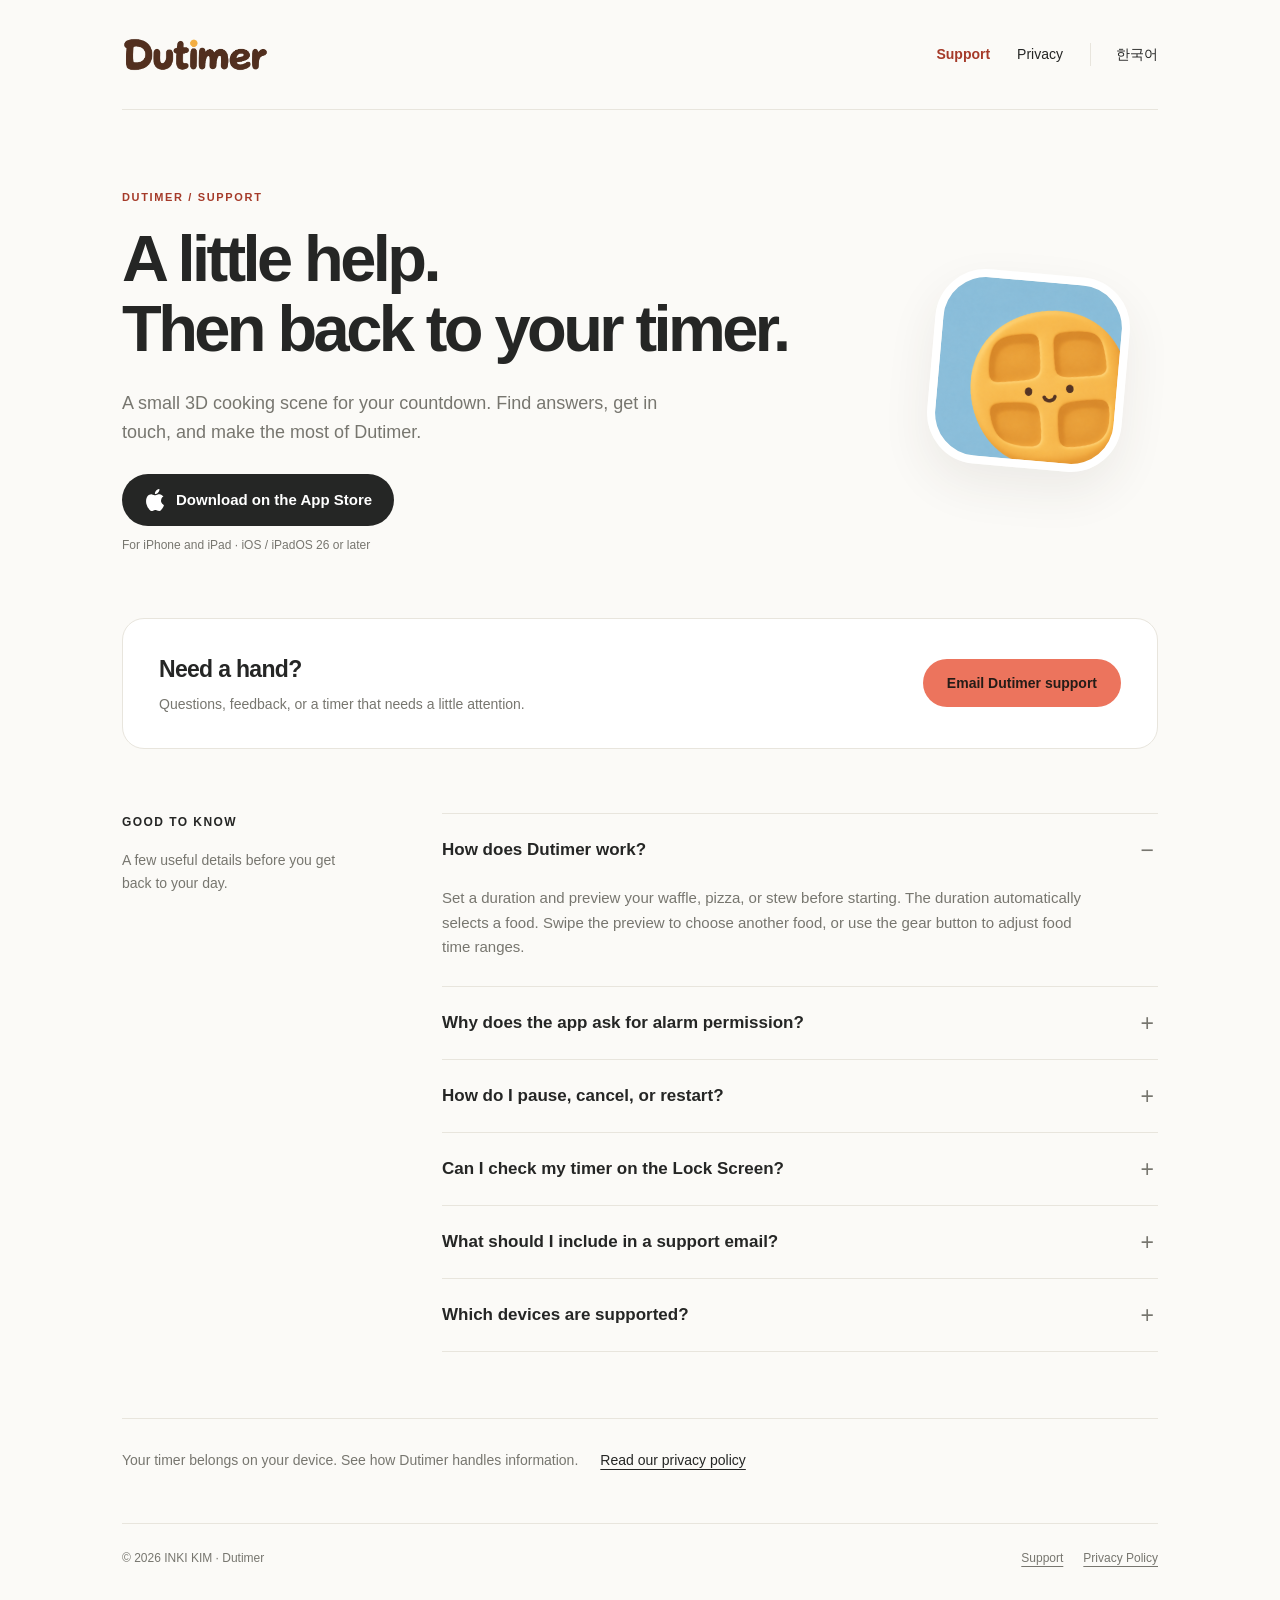
<file: index.html>
<!doctype html>
<html lang="en"><head><meta charset="utf-8"><meta name="viewport" content="width=device-width, initial-scale=1"><meta name="color-scheme" content="light"><title>Support · Dutimer</title><meta name="description" content="A small 3D cooking scene for your countdown. Find answers, get in touch, and make the most of Dutimer."><link rel="icon" type="image/png" href="icon.png"><link rel="stylesheet" href="styles.css?v=download-2"><link rel="alternate" hreflang="x-default" href="https://kiminki91041463.github.io/dutimer-site/"><link rel="alternate" hreflang="ko" href="ko.html"></head><body><a class="skip" href="#main">Skip to content</a><div class="shell"><header class="top"><a class="brand" href="index.html" aria-label="Dutimer Support"><img src="wordmark.png" width="504" height="121" alt="Dutimer"></a><nav class="nav" aria-label="Main navigation"><a href="index.html" aria-current="page">Support</a><a href="privacy.html">Privacy</a><a class="lang" lang="ko" href="ko.html">한국어</a></nav></header><main id="main"><section class="hero"><div><p class="eyebrow">Dutimer / Support</p><h1>A little help.<br>Then back to your timer.</h1><p class="lead">A small 3D cooking scene for your countdown. Find answers, get in touch, and make the most of Dutimer.</p><div class="app-download"><a class="app-store-link" href="https://apps.apple.com/us/app/dutimer/id6818948495" aria-label="Download Dutimer on the App Store"><!-- Apple icon: Bootstrap Icons, MIT; see THIRD_PARTY_NOTICES.txt. --><svg class="app-store-logo" width="22" height="22" viewBox="0 0 16 16" fill="#fff" aria-hidden="true" focusable="false"><path d="M11.182.008C11.148-.03 9.923.023 8.857 1.18c-1.066 1.156-.902 2.482-.878 2.516s1.52.087 2.475-1.258.762-2.391.728-2.43m3.314 11.733c-.048-.096-2.325-1.234-2.113-3.422s1.675-2.789 1.698-2.854-.597-.79-1.254-1.157a3.7 3.7 0 0 0-1.563-.434c-.108-.003-.483-.095-1.254.116-.508.139-1.653.589-1.968.607-.316.018-1.256-.522-2.267-.665-.647-.125-1.333.131-1.824.328-.49.196-1.422.754-2.074 2.237-.652 1.482-.311 3.83-.067 4.56s.625 1.924 1.273 2.796c.576.984 1.34 1.667 1.659 1.899s1.219.386 1.843.067c.502-.308 1.408-.485 1.766-.472.357.013 1.061.154 1.782.539.571.197 1.111.115 1.652-.105.541-.221 1.324-1.059 2.238-2.758q.52-1.185.473-1.282"/></svg><span>Download on the App Store</span></a><p class="app-download-note">For iPhone and iPad · iOS / iPadOS 26 or later</p></div></div><div class="icon-wrap"><img src="icon.png" width="1024" height="1024" alt="Dutimer waffle app icon"></div></section><section class="contact-card" aria-label="Need a hand?"><div><h2>Need a hand?</h2><p>Questions, feedback, or a timer that needs a little attention.</p></div><a class="email" href="mailto:dutimer.app@outlook.com?subject=Dutimer%20Support">Email Dutimer support</a></section><section class="support-grid"><div><h2 class="section-label">Good to know</h2><p class="side-note">A few useful details before you get back to your day.</p></div><div class="questions"><details open><summary>How does Dutimer work?</summary><p>Set a duration and preview your waffle, pizza, or stew before starting. The duration automatically selects a food. Swipe the preview to choose another food, or use the gear button to adjust food time ranges.</p></details><details><summary>Why does the app ask for alarm permission?</summary><p>Dutimer uses Apple’s system alarm to let you know when your timer ends. Alarm permission is required to start a timer. If you denied permission, enable alarms for Dutimer in your device’s Settings, then return to the app.</p></details><details><summary>How do I pause, cancel, or restart?</summary><p>While the timer is running, tap Pause. The paused controls let you resume, cancel, or restart. Restart begins the same food and original duration again. At completion, use Done to finish the session.</p></details><details><summary>Can I check my timer on the Lock Screen?</summary><p>The Live Activity shows the remaining time and provides Pause, Resume, and Cancel controls. The interactive 3D food scene stays inside the app.</p></details><details><summary>What should I include in a support email?</summary><p>Tell us your Dutimer version, device model, iOS or iPadOS version, and what happened. A screenshot is optional. Please leave out personal or sensitive information that is unrelated to the issue.</p></details><details><summary>Which devices are supported?</summary><p>Dutimer requires iOS or iPadOS 26 or later. No account or login is required.</p></details></div></section><aside class="privacy-note"><p>Your timer belongs on your device. See how Dutimer handles information.</p><a href="privacy.html">Read our privacy policy</a></aside></main><footer class="footer"><span>© 2026 INKI KIM · Dutimer</span><div class="footer-links"><a href="index.html">Support</a><a href="privacy.html">Privacy Policy</a></div></footer></div></body></html>
</file>
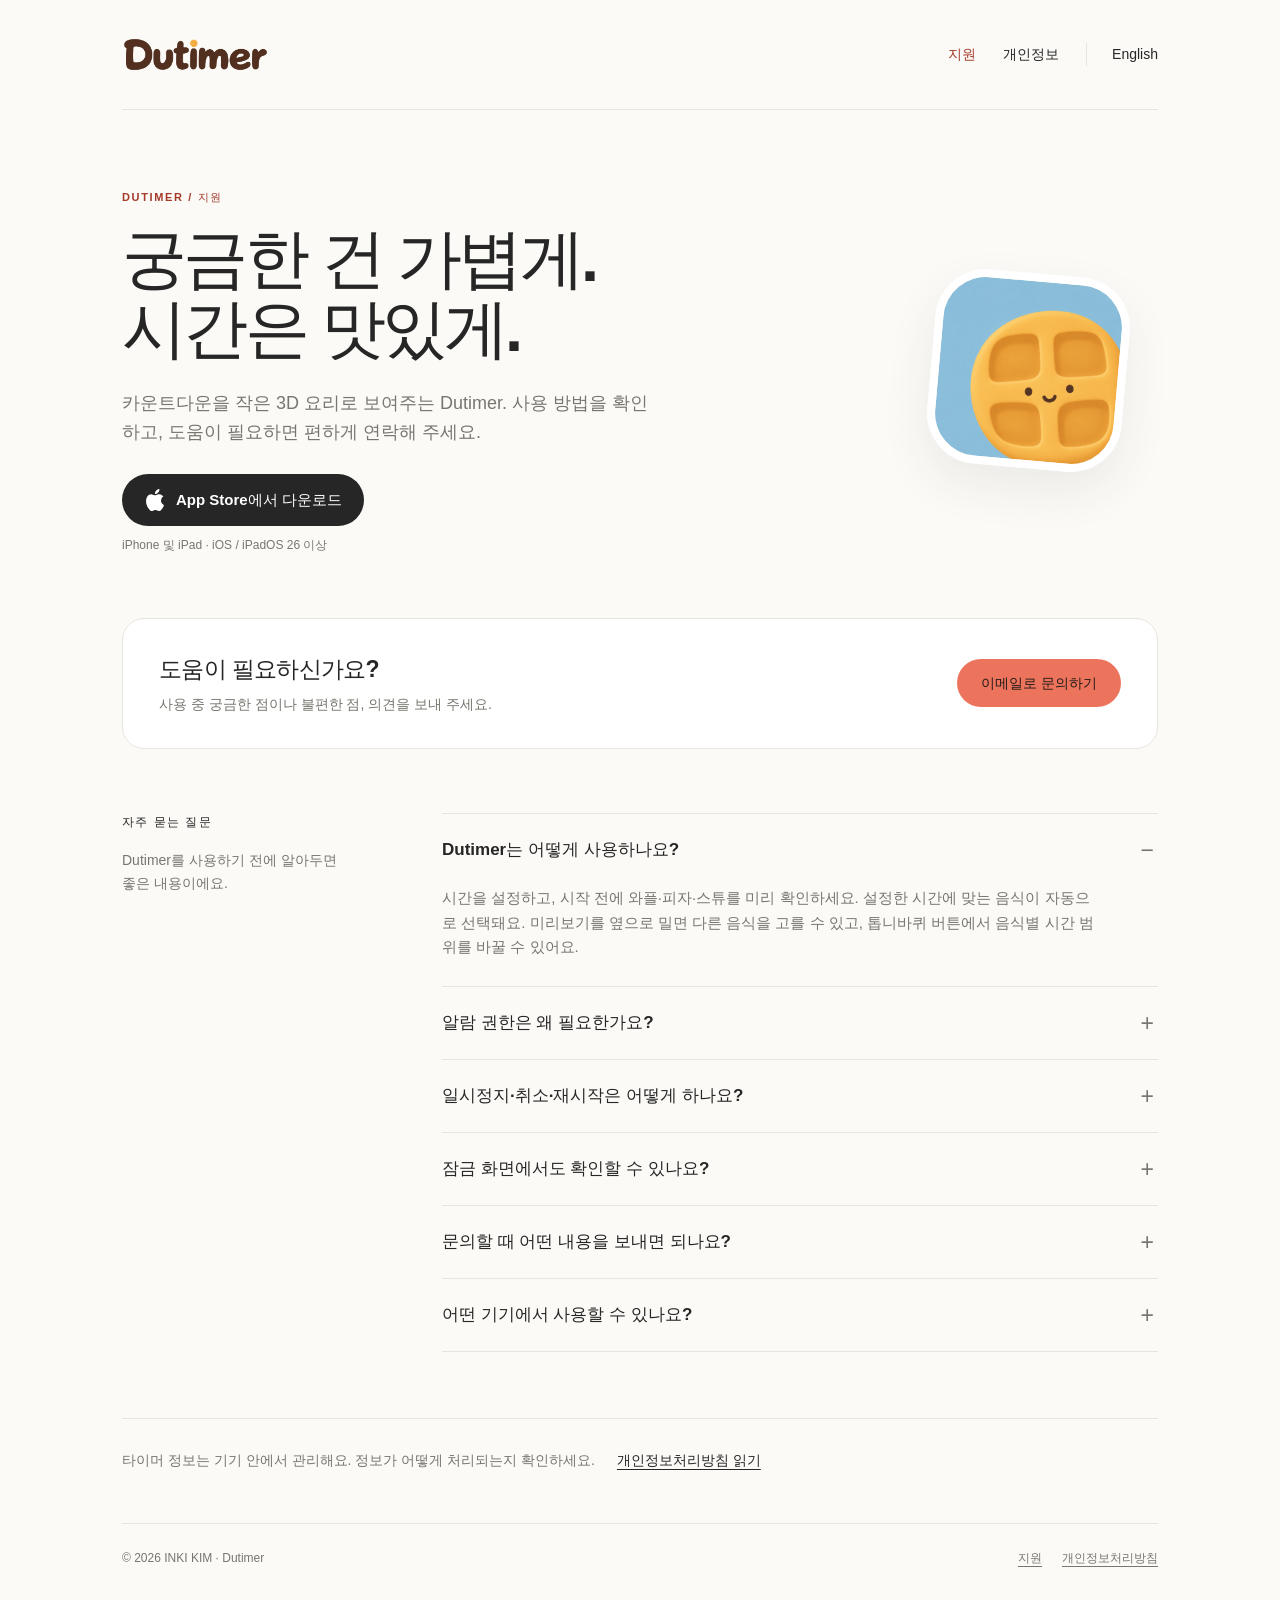
<file: ko.html>
<!doctype html>
<html lang="ko"><head><meta charset="utf-8"><meta name="viewport" content="width=device-width, initial-scale=1"><meta name="color-scheme" content="light"><title>지원 · Dutimer</title><meta name="description" content="카운트다운을 작은 3D 요리로 보여주는 Dutimer. 사용 방법을 확인하고, 도움이 필요하면 편하게 연락해 주세요."><link rel="icon" type="image/png" href="icon.png"><link rel="stylesheet" href="styles.css?v=download-2"><link rel="alternate" hreflang="x-default" href="https://kiminki91041463.github.io/dutimer-site/"><link rel="alternate" hreflang="en" href="index.html"></head><body><a class="skip" href="#main">본문으로 바로가기</a><div class="shell"><header class="top"><a class="brand" href="ko.html" aria-label="Dutimer 지원"><img src="wordmark.png" width="504" height="121" alt="Dutimer"></a><nav class="nav" aria-label="주 메뉴"><a href="ko.html" aria-current="page">지원</a><a href="privacy-ko.html">개인정보</a><a class="lang" lang="en" href="index.html">English</a></nav></header><main id="main"><section class="hero"><div><p class="eyebrow">Dutimer / 지원</p><h1>궁금한 건 가볍게.<br>시간은 맛있게.</h1><p class="lead">카운트다운을 작은 3D 요리로 보여주는 Dutimer. 사용 방법을 확인하고, 도움이 필요하면 편하게 연락해 주세요.</p><div class="app-download"><a class="app-store-link" href="https://apps.apple.com/kr/app/dutimer-%EB%93%80%ED%83%80%EC%9D%B4%EB%A8%B8/id6818948495" aria-label="App Store에서 Dutimer 다운로드"><!-- Apple icon: Bootstrap Icons, MIT; see THIRD_PARTY_NOTICES.txt. --><svg class="app-store-logo" width="22" height="22" viewBox="0 0 16 16" fill="#fff" aria-hidden="true" focusable="false"><path d="M11.182.008C11.148-.03 9.923.023 8.857 1.18c-1.066 1.156-.902 2.482-.878 2.516s1.52.087 2.475-1.258.762-2.391.728-2.43m3.314 11.733c-.048-.096-2.325-1.234-2.113-3.422s1.675-2.789 1.698-2.854-.597-.79-1.254-1.157a3.7 3.7 0 0 0-1.563-.434c-.108-.003-.483-.095-1.254.116-.508.139-1.653.589-1.968.607-.316.018-1.256-.522-2.267-.665-.647-.125-1.333.131-1.824.328-.49.196-1.422.754-2.074 2.237-.652 1.482-.311 3.83-.067 4.56s.625 1.924 1.273 2.796c.576.984 1.34 1.667 1.659 1.899s1.219.386 1.843.067c.502-.308 1.408-.485 1.766-.472.357.013 1.061.154 1.782.539.571.197 1.111.115 1.652-.105.541-.221 1.324-1.059 2.238-2.758q.52-1.185.473-1.282"/></svg><span>App Store에서 다운로드</span></a><p class="app-download-note">iPhone 및 iPad · iOS / iPadOS 26 이상</p></div></div><div class="icon-wrap"><img src="icon.png" width="1024" height="1024" alt="Dutimer 와플 앱 아이콘"></div></section><section class="contact-card" aria-label="도움이 필요하신가요?"><div><h2>도움이 필요하신가요?</h2><p>사용 중 궁금한 점이나 불편한 점, 의견을 보내 주세요.</p></div><a class="email" href="mailto:dutimer.app@outlook.com?subject=Dutimer%20Support">이메일로 문의하기</a></section><section class="support-grid"><div><h2 class="section-label">자주 묻는 질문</h2><p class="side-note">Dutimer를 사용하기 전에 알아두면 좋은 내용이에요.</p></div><div class="questions"><details open><summary>Dutimer는 어떻게 사용하나요?</summary><p>시간을 설정하고, 시작 전에 와플·피자·스튜를 미리 확인하세요. 설정한 시간에 맞는 음식이 자동으로 선택돼요. 미리보기를 옆으로 밀면 다른 음식을 고를 수 있고, 톱니바퀴 버튼에서 음식별 시간 범위를 바꿀 수 있어요.</p></details><details><summary>알람 권한은 왜 필요한가요?</summary><p>타이머가 끝났을 때 Apple의 시스템 알람으로 알려드리기 위해 필요해요. 알람 권한이 있어야 타이머를 시작할 수 있어요. 권한을 거절했다면 기기의 설정에서 Dutimer의 알람을 허용한 뒤 앱으로 돌아오세요.</p></details><details><summary>일시정지·취소·재시작은 어떻게 하나요?</summary><p>실행 중 일시정지 버튼을 누르면 재개·취소·재시작 버튼이 나타나요. 재시작하면 같은 음식과 처음 설정한 시간으로 다시 시작해요. 타이머가 끝나면 완료 버튼으로 마칠 수 있어요.</p></details><details><summary>잠금 화면에서도 확인할 수 있나요?</summary><p>잠금 화면의 Live Activity에서 남은 시간을 확인하고 일시정지·재개·취소할 수 있어요. 직접 움직여 볼 수 있는 3D 음식 장면은 앱 안에서 제공돼요.</p></details><details><summary>문의할 때 어떤 내용을 보내면 되나요?</summary><p>Dutimer 버전, 기기 모델, iOS 또는 iPadOS 버전, 어떤 문제가 생겼는지 알려 주세요. 스크린샷은 선택 사항이에요. 문제와 관계없는 개인정보나 민감한 정보는 보내지 않아도 돼요.</p></details><details><summary>어떤 기기에서 사용할 수 있나요?</summary><p>iOS 또는 iPadOS 26 이상이 필요해요. 별도 계정이나 로그인은 필요하지 않아요.</p></details></div></section><aside class="privacy-note"><p>타이머 정보는 기기 안에서 관리해요. 정보가 어떻게 처리되는지 확인하세요.</p><a href="privacy-ko.html">개인정보처리방침 읽기</a></aside></main><footer class="footer"><span>© 2026 INKI KIM · Dutimer</span><div class="footer-links"><a href="ko.html">지원</a><a href="privacy-ko.html">개인정보처리방침</a></div></footer></div></body></html>
</file>
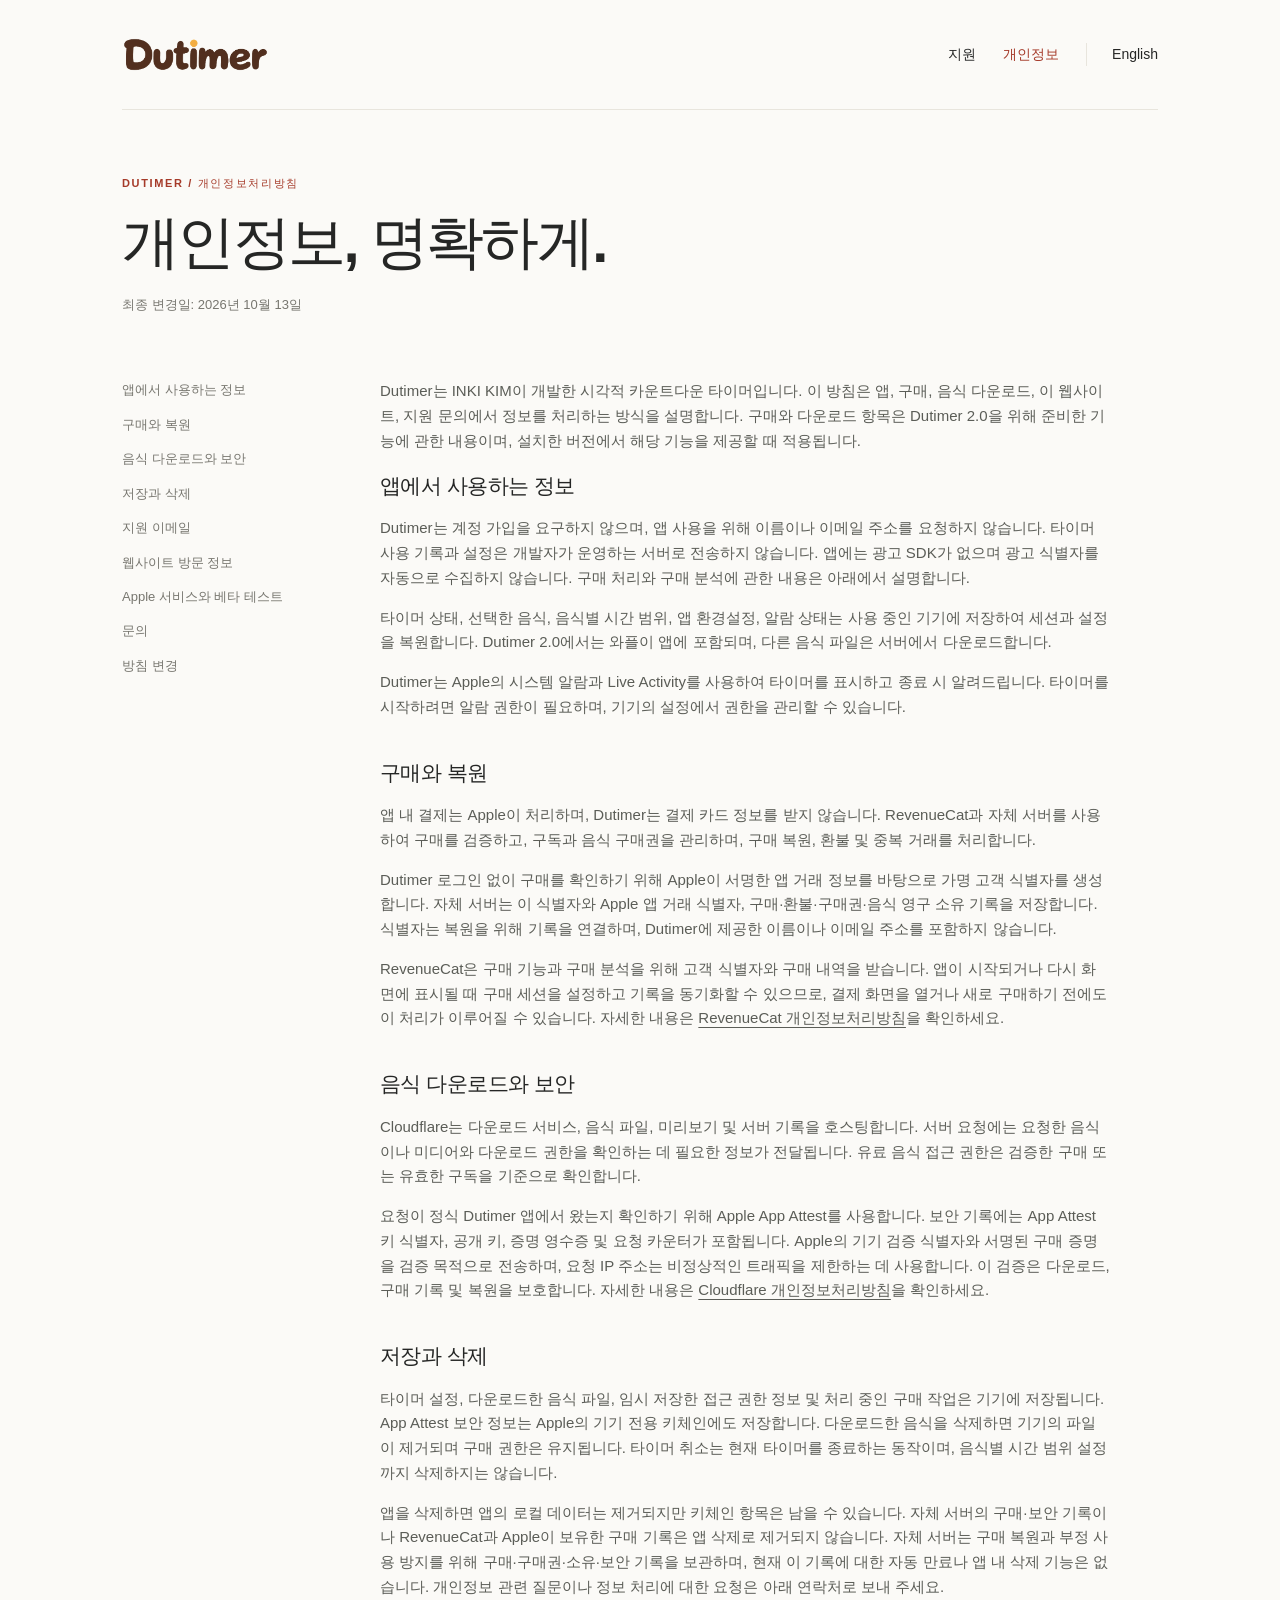
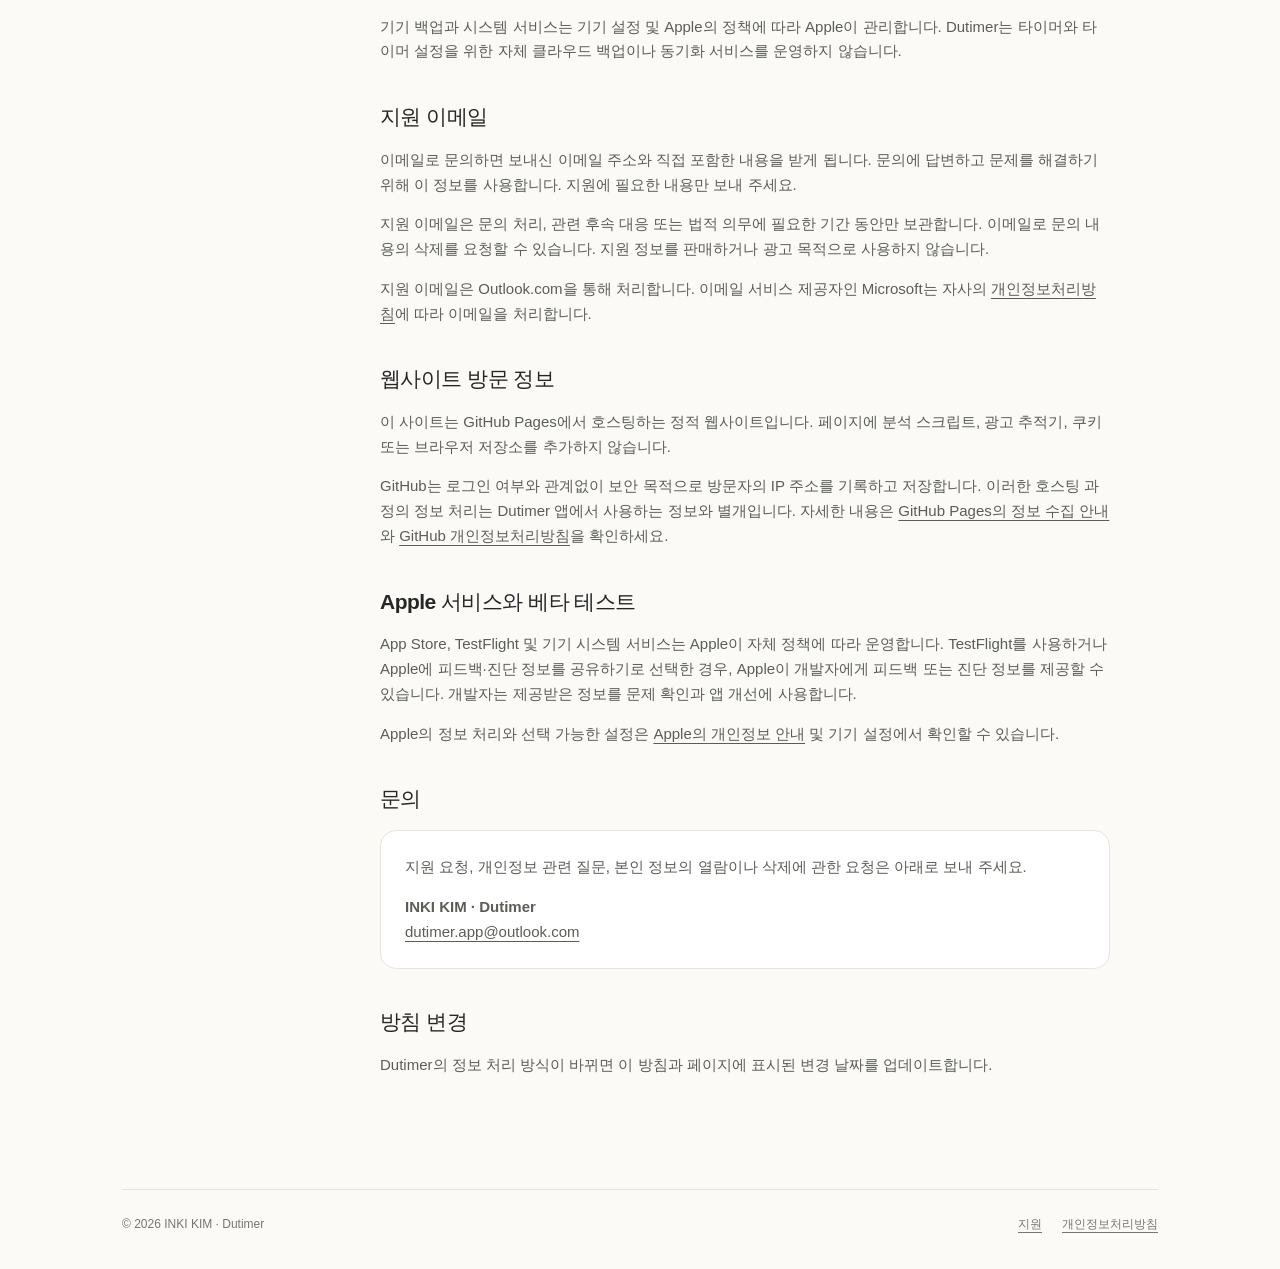
<file: privacy-ko.html>
<!doctype html>
<html lang="ko"><head><meta charset="utf-8"><meta name="viewport" content="width=device-width, initial-scale=1"><meta name="color-scheme" content="light"><title>개인정보처리방침 · Dutimer</title><meta name="description" content="Dutimer는 INKI KIM이 개발한 시각적 카운트다운 타이머입니다. 이 방침은 앱, 구매, 음식 다운로드, 이 웹사이트, 지원 문의에서 정보를 처리하는 방식을 설명합니다."><link rel="icon" type="image/png" href="icon.png"><link rel="stylesheet" href="styles.css"><link rel="alternate" hreflang="en" href="privacy.html"></head><body><a class="skip" href="#main">본문으로 바로가기</a><div class="shell"><header class="top"><a class="brand" href="ko.html" aria-label="Dutimer 지원"><img src="wordmark.png" width="504" height="121" alt="Dutimer"></a><nav class="nav" aria-label="주 메뉴"><a href="ko.html">지원</a><a href="privacy-ko.html" aria-current="page">개인정보</a><a class="lang" lang="en" href="privacy.html">English</a></nav></header><main id="main"><header class="policy-head"><p class="eyebrow">Dutimer / 개인정보처리방침</p><h1>개인정보, 명확하게.</h1><p class="meta">최종 변경일: 2026년 10월 13일</p></header><div class="policy-layout"><nav class="toc" aria-label="방침 목차"><a href="#app">앱에서 사용하는 정보</a><a href="#purchases">구매와 복원</a><a href="#downloads">음식 다운로드와 보안</a><a href="#storage">저장과 삭제</a><a href="#support">지원 이메일</a><a href="#website">웹사이트 방문 정보</a><a href="#apple">Apple 서비스와 베타 테스트</a><a href="#contact">문의</a><a href="#changes">방침 변경</a></nav><article class="policy-body">
<p class="policy-intro">Dutimer는 INKI KIM이 개발한 시각적 카운트다운 타이머입니다. 이 방침은 앱, 구매, 음식 다운로드, 이 웹사이트, 지원 문의에서 정보를 처리하는 방식을 설명합니다. 구매와 다운로드 항목은 Dutimer 2.0을 위해 준비한 기능에 관한 내용이며, 설치한 버전에서 해당 기능을 제공할 때 적용됩니다.</p>
<section id="app"><h2>앱에서 사용하는 정보</h2><p>Dutimer는 계정 가입을 요구하지 않으며, 앱 사용을 위해 이름이나 이메일 주소를 요청하지 않습니다. 타이머 사용 기록과 설정은 개발자가 운영하는 서버로 전송하지 않습니다. 앱에는 광고 SDK가 없으며 광고 식별자를 자동으로 수집하지 않습니다. 구매 처리와 구매 분석에 관한 내용은 아래에서 설명합니다.</p><p>타이머 상태, 선택한 음식, 음식별 시간 범위, 앱 환경설정, 알람 상태는 사용 중인 기기에 저장하여 세션과 설정을 복원합니다. Dutimer 2.0에서는 와플이 앱에 포함되며, 다른 음식 파일은 서버에서 다운로드합니다.</p><p>Dutimer는 Apple의 시스템 알람과 Live Activity를 사용하여 타이머를 표시하고 종료 시 알려드립니다. 타이머를 시작하려면 알람 권한이 필요하며, 기기의 설정에서 권한을 관리할 수 있습니다.</p></section>
<section id="purchases"><h2>구매와 복원</h2><p>앱 내 결제는 Apple이 처리하며, Dutimer는 결제 카드 정보를 받지 않습니다. RevenueCat과 자체 서버를 사용하여 구매를 검증하고, 구독과 음식 구매권을 관리하며, 구매 복원, 환불 및 중복 거래를 처리합니다.</p><p>Dutimer 로그인 없이 구매를 확인하기 위해 Apple이 서명한 앱 거래 정보를 바탕으로 가명 고객 식별자를 생성합니다. 자체 서버는 이 식별자와 Apple 앱 거래 식별자, 구매·환불·구매권·음식 영구 소유 기록을 저장합니다. 식별자는 복원을 위해 기록을 연결하며, Dutimer에 제공한 이름이나 이메일 주소를 포함하지 않습니다.</p><p>RevenueCat은 구매 기능과 구매 분석을 위해 고객 식별자와 구매 내역을 받습니다. 앱이 시작되거나 다시 화면에 표시될 때 구매 세션을 설정하고 기록을 동기화할 수 있으므로, 결제 화면을 열거나 새로 구매하기 전에도 이 처리가 이루어질 수 있습니다. 자세한 내용은 <a href="https://www.revenuecat.com/privacy">RevenueCat 개인정보처리방침</a>을 확인하세요.</p></section>
<section id="downloads"><h2>음식 다운로드와 보안</h2><p>Cloudflare는 다운로드 서비스, 음식 파일, 미리보기 및 서버 기록을 호스팅합니다. 서버 요청에는 요청한 음식이나 미디어와 다운로드 권한을 확인하는 데 필요한 정보가 전달됩니다. 유료 음식 접근 권한은 검증한 구매 또는 유효한 구독을 기준으로 확인합니다.</p><p>요청이 정식 Dutimer 앱에서 왔는지 확인하기 위해 Apple App Attest를 사용합니다. 보안 기록에는 App Attest 키 식별자, 공개 키, 증명 영수증 및 요청 카운터가 포함됩니다. Apple의 기기 검증 식별자와 서명된 구매 증명을 검증 목적으로 전송하며, 요청 IP 주소는 비정상적인 트래픽을 제한하는 데 사용합니다. 이 검증은 다운로드, 구매 기록 및 복원을 보호합니다. 자세한 내용은 <a href="https://www.cloudflare.com/privacypolicy/">Cloudflare 개인정보처리방침</a>을 확인하세요.</p></section>
<section id="storage"><h2>저장과 삭제</h2><p>타이머 설정, 다운로드한 음식 파일, 임시 저장한 접근 권한 정보 및 처리 중인 구매 작업은 기기에 저장됩니다. App Attest 보안 정보는 Apple의 기기 전용 키체인에도 저장합니다. 다운로드한 음식을 삭제하면 기기의 파일이 제거되며 구매 권한은 유지됩니다. 타이머 취소는 현재 타이머를 종료하는 동작이며, 음식별 시간 범위 설정까지 삭제하지는 않습니다.</p><p>앱을 삭제하면 앱의 로컬 데이터는 제거되지만 키체인 항목은 남을 수 있습니다. 자체 서버의 구매·보안 기록이나 RevenueCat과 Apple이 보유한 구매 기록은 앱 삭제로 제거되지 않습니다. 자체 서버는 구매 복원과 부정 사용 방지를 위해 구매·구매권·소유·보안 기록을 보관하며, 현재 이 기록에 대한 자동 만료나 앱 내 삭제 기능은 없습니다. 개인정보 관련 질문이나 정보 처리에 대한 요청은 아래 연락처로 보내 주세요.</p><p>기기 백업과 시스템 서비스는 기기 설정 및 Apple의 정책에 따라 Apple이 관리합니다. Dutimer는 타이머와 타이머 설정을 위한 자체 클라우드 백업이나 동기화 서비스를 운영하지 않습니다.</p></section>
<section id="support"><h2>지원 이메일</h2><p>이메일로 문의하면 보내신 이메일 주소와 직접 포함한 내용을 받게 됩니다. 문의에 답변하고 문제를 해결하기 위해 이 정보를 사용합니다. 지원에 필요한 내용만 보내 주세요.</p><p>지원 이메일은 문의 처리, 관련 후속 대응 또는 법적 의무에 필요한 기간 동안만 보관합니다. 이메일로 문의 내용의 삭제를 요청할 수 있습니다. 지원 정보를 판매하거나 광고 목적으로 사용하지 않습니다.</p><p>지원 이메일은 Outlook.com을 통해 처리합니다. 이메일 서비스 제공자인 Microsoft는 자사의 <a href="https://privacy.microsoft.com/ko-kr/privacystatement">개인정보처리방침</a>에 따라 이메일을 처리합니다.</p></section>
<section id="website"><h2>웹사이트 방문 정보</h2><p>이 사이트는 GitHub Pages에서 호스팅하는 정적 웹사이트입니다. 페이지에 분석 스크립트, 광고 추적기, 쿠키 또는 브라우저 저장소를 추가하지 않습니다.</p><p>GitHub는 로그인 여부와 관계없이 보안 목적으로 방문자의 IP 주소를 기록하고 저장합니다. 이러한 호스팅 과정의 정보 처리는 Dutimer 앱에서 사용하는 정보와 별개입니다. 자세한 내용은 <a href="https://docs.github.com/en/pages/getting-started-with-github-pages/about-github-pages#data-collection">GitHub Pages의 정보 수집 안내</a>와 <a href="https://docs.github.com/en/site-policy/privacy-policies/github-general-privacy-statement">GitHub 개인정보처리방침</a>을 확인하세요.</p></section>
<section id="apple"><h2>Apple 서비스와 베타 테스트</h2><p>App Store, TestFlight 및 기기 시스템 서비스는 Apple이 자체 정책에 따라 운영합니다. TestFlight를 사용하거나 Apple에 피드백·진단 정보를 공유하기로 선택한 경우, Apple이 개발자에게 피드백 또는 진단 정보를 제공할 수 있습니다. 개발자는 제공받은 정보를 문제 확인과 앱 개선에 사용합니다.</p><p>Apple의 정보 처리와 선택 가능한 설정은 <a href="https://www.apple.com/legal/privacy/">Apple의 개인정보 안내</a> 및 기기 설정에서 확인할 수 있습니다.</p></section>
<section id="contact"><h2>문의</h2><div class="contact-panel"><p>지원 요청, 개인정보 관련 질문, 본인 정보의 열람이나 삭제에 관한 요청은 아래로 보내 주세요.</p><p><strong>INKI KIM · Dutimer</strong><br><a class="email-address" href="mailto:dutimer.app@outlook.com">dutimer.app@outlook.com</a></p></div></section>
<section id="changes"><h2>방침 변경</h2><p>Dutimer의 정보 처리 방식이 바뀌면 이 방침과 페이지에 표시된 변경 날짜를 업데이트합니다.</p></section>
</article></div></main><footer class="footer"><span>© 2026 INKI KIM · Dutimer</span><div class="footer-links"><a href="ko.html">지원</a><a href="privacy-ko.html">개인정보처리방침</a></div></footer></div></body></html>
</file>
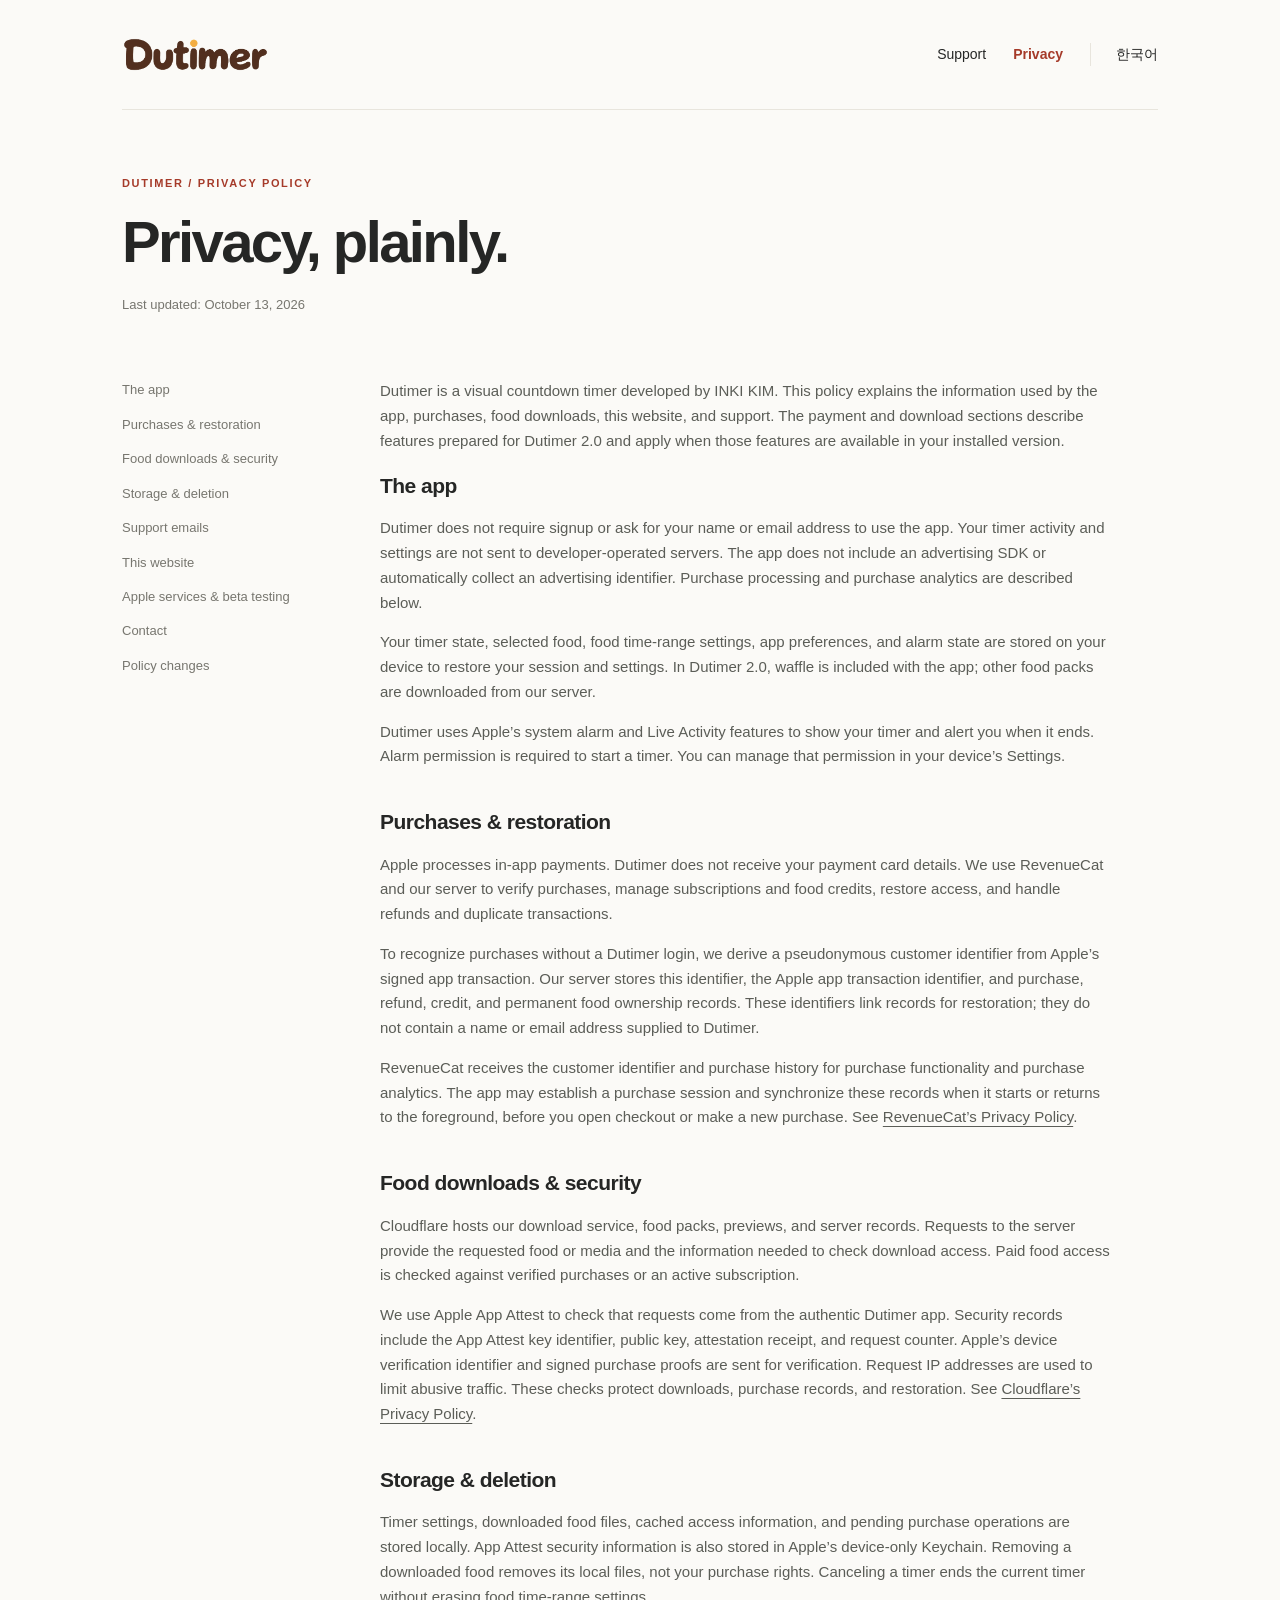
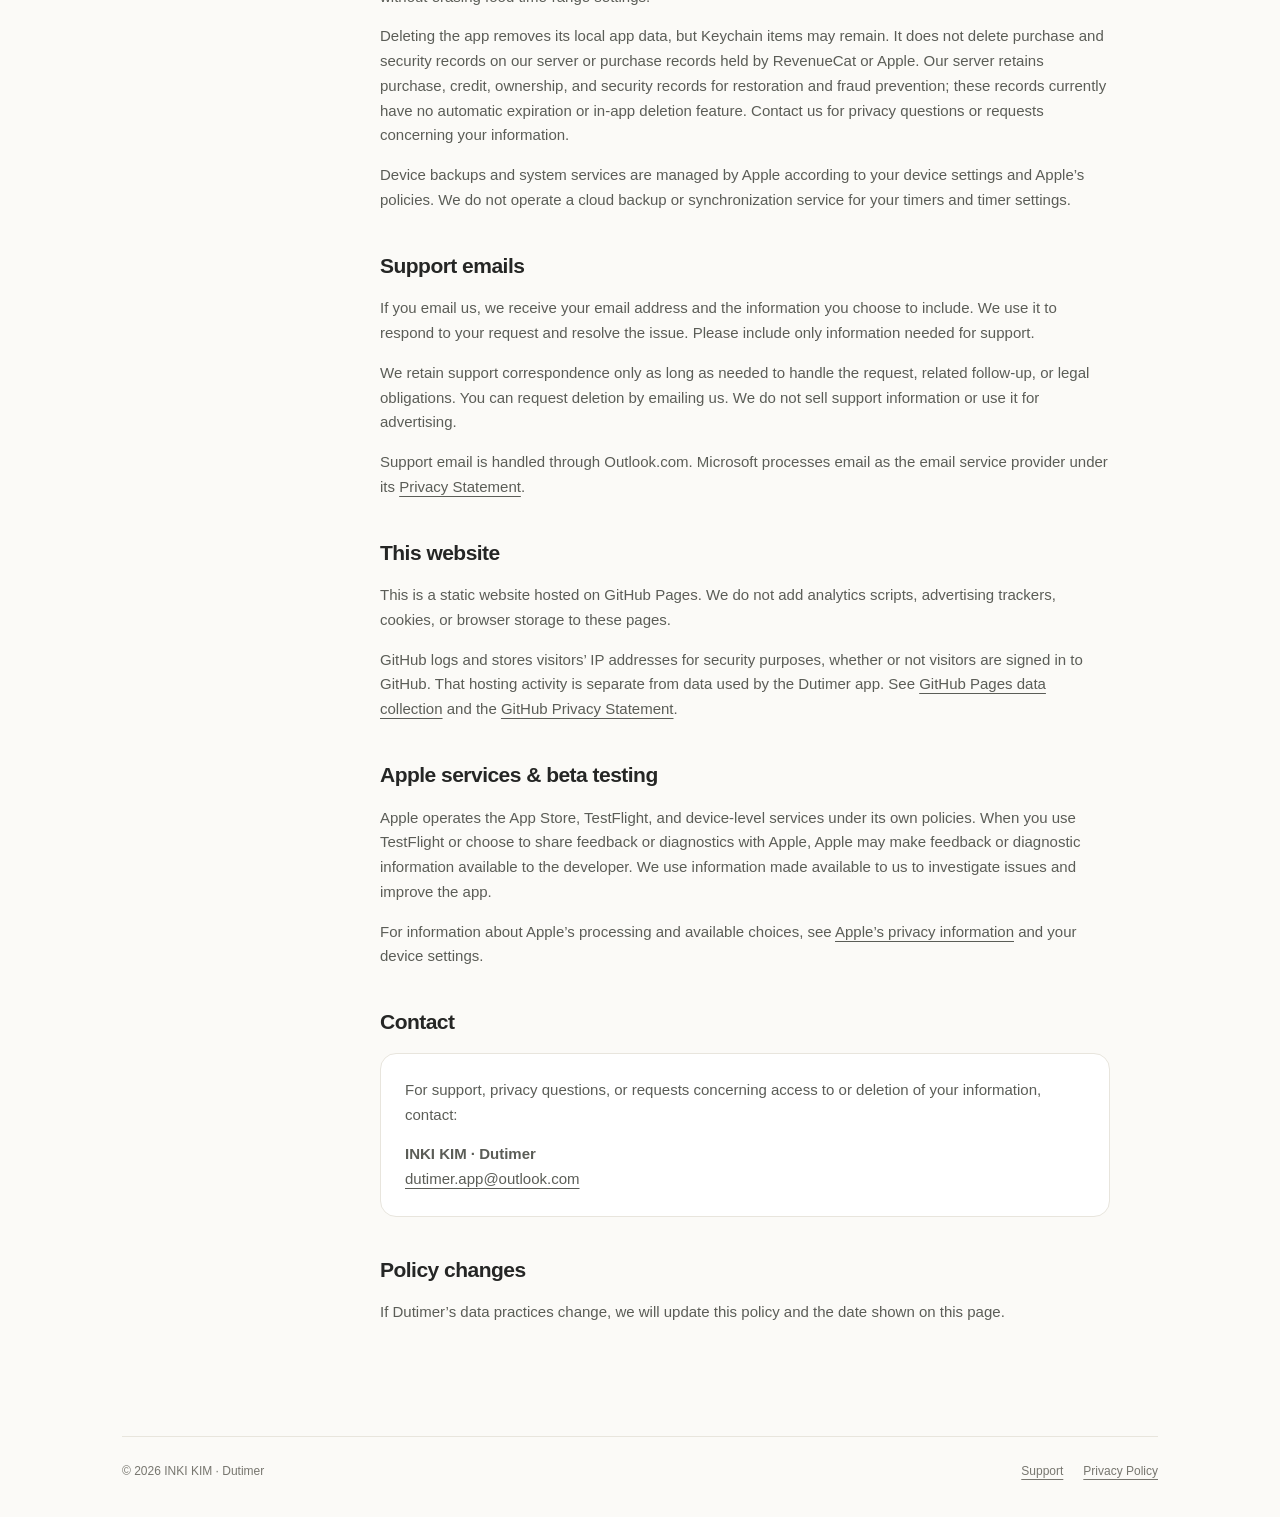
<file: privacy.html>
<!doctype html>
<html lang="en"><head><meta charset="utf-8"><meta name="viewport" content="width=device-width, initial-scale=1"><meta name="color-scheme" content="light"><title>Privacy Policy · Dutimer</title><meta name="description" content="Dutimer is a visual countdown timer developed by INKI KIM. This policy explains the information used by the app, purchases, food downloads, this website, and support."><link rel="icon" type="image/png" href="icon.png"><link rel="stylesheet" href="styles.css"><link rel="alternate" hreflang="ko" href="privacy-ko.html"></head><body><a class="skip" href="#main">Skip to content</a><div class="shell"><header class="top"><a class="brand" href="index.html" aria-label="Dutimer Support"><img src="wordmark.png" width="504" height="121" alt="Dutimer"></a><nav class="nav" aria-label="Main navigation"><a href="index.html">Support</a><a href="privacy.html" aria-current="page">Privacy</a><a class="lang" lang="ko" href="privacy-ko.html">한국어</a></nav></header><main id="main"><header class="policy-head"><p class="eyebrow">Dutimer / Privacy Policy</p><h1>Privacy, plainly.</h1><p class="meta">Last updated: October 13, 2026</p></header><div class="policy-layout"><nav class="toc" aria-label="Policy contents"><a href="#app">The app</a><a href="#purchases">Purchases & restoration</a><a href="#downloads">Food downloads & security</a><a href="#storage">Storage & deletion</a><a href="#support">Support emails</a><a href="#website">This website</a><a href="#apple">Apple services & beta testing</a><a href="#contact">Contact</a><a href="#changes">Policy changes</a></nav><article class="policy-body">
<p class="policy-intro">Dutimer is a visual countdown timer developed by INKI KIM. This policy explains the information used by the app, purchases, food downloads, this website, and support. The payment and download sections describe features prepared for Dutimer 2.0 and apply when those features are available in your installed version.</p>
<section id="app"><h2>The app</h2><p>Dutimer does not require signup or ask for your name or email address to use the app. Your timer activity and settings are not sent to developer-operated servers. The app does not include an advertising SDK or automatically collect an advertising identifier. Purchase processing and purchase analytics are described below.</p><p>Your timer state, selected food, food time-range settings, app preferences, and alarm state are stored on your device to restore your session and settings. In Dutimer 2.0, waffle is included with the app; other food packs are downloaded from our server.</p><p>Dutimer uses Apple’s system alarm and Live Activity features to show your timer and alert you when it ends. Alarm permission is required to start a timer. You can manage that permission in your device’s Settings.</p></section>
<section id="purchases"><h2>Purchases & restoration</h2><p>Apple processes in-app payments. Dutimer does not receive your payment card details. We use RevenueCat and our server to verify purchases, manage subscriptions and food credits, restore access, and handle refunds and duplicate transactions.</p><p>To recognize purchases without a Dutimer login, we derive a pseudonymous customer identifier from Apple’s signed app transaction. Our server stores this identifier, the Apple app transaction identifier, and purchase, refund, credit, and permanent food ownership records. These identifiers link records for restoration; they do not contain a name or email address supplied to Dutimer.</p><p>RevenueCat receives the customer identifier and purchase history for purchase functionality and purchase analytics. The app may establish a purchase session and synchronize these records when it starts or returns to the foreground, before you open checkout or make a new purchase. See <a href="https://www.revenuecat.com/privacy">RevenueCat’s Privacy Policy</a>.</p></section>
<section id="downloads"><h2>Food downloads & security</h2><p>Cloudflare hosts our download service, food packs, previews, and server records. Requests to the server provide the requested food or media and the information needed to check download access. Paid food access is checked against verified purchases or an active subscription.</p><p>We use Apple App Attest to check that requests come from the authentic Dutimer app. Security records include the App Attest key identifier, public key, attestation receipt, and request counter. Apple’s device verification identifier and signed purchase proofs are sent for verification. Request IP addresses are used to limit abusive traffic. These checks protect downloads, purchase records, and restoration. See <a href="https://www.cloudflare.com/privacypolicy/">Cloudflare’s Privacy Policy</a>.</p></section>
<section id="storage"><h2>Storage & deletion</h2><p>Timer settings, downloaded food files, cached access information, and pending purchase operations are stored locally. App Attest security information is also stored in Apple’s device-only Keychain. Removing a downloaded food removes its local files, not your purchase rights. Canceling a timer ends the current timer without erasing food time-range settings.</p><p>Deleting the app removes its local app data, but Keychain items may remain. It does not delete purchase and security records on our server or purchase records held by RevenueCat or Apple. Our server retains purchase, credit, ownership, and security records for restoration and fraud prevention; these records currently have no automatic expiration or in-app deletion feature. Contact us for privacy questions or requests concerning your information.</p><p>Device backups and system services are managed by Apple according to your device settings and Apple’s policies. We do not operate a cloud backup or synchronization service for your timers and timer settings.</p></section>
<section id="support"><h2>Support emails</h2><p>If you email us, we receive your email address and the information you choose to include. We use it to respond to your request and resolve the issue. Please include only information needed for support.</p><p>We retain support correspondence only as long as needed to handle the request, related follow-up, or legal obligations. You can request deletion by emailing us. We do not sell support information or use it for advertising.</p><p>Support email is handled through Outlook.com. Microsoft processes email as the email service provider under its <a href="https://www.microsoft.com/en-us/privacy/privacystatement">Privacy Statement</a>.</p></section>
<section id="website"><h2>This website</h2><p>This is a static website hosted on GitHub Pages. We do not add analytics scripts, advertising trackers, cookies, or browser storage to these pages.</p><p>GitHub logs and stores visitors’ IP addresses for security purposes, whether or not visitors are signed in to GitHub. That hosting activity is separate from data used by the Dutimer app. See <a href="https://docs.github.com/en/pages/getting-started-with-github-pages/about-github-pages#data-collection">GitHub Pages data collection</a> and the <a href="https://docs.github.com/en/site-policy/privacy-policies/github-general-privacy-statement">GitHub Privacy Statement</a>.</p></section>
<section id="apple"><h2>Apple services & beta testing</h2><p>Apple operates the App Store, TestFlight, and device-level services under its own policies. When you use TestFlight or choose to share feedback or diagnostics with Apple, Apple may make feedback or diagnostic information available to the developer. We use information made available to us to investigate issues and improve the app.</p><p>For information about Apple’s processing and available choices, see <a href="https://www.apple.com/legal/privacy/">Apple’s privacy information</a> and your device settings.</p></section>
<section id="contact"><h2>Contact</h2><div class="contact-panel"><p>For support, privacy questions, or requests concerning access to or deletion of your information, contact:</p><p><strong>INKI KIM · Dutimer</strong><br><a class="email-address" href="mailto:dutimer.app@outlook.com">dutimer.app@outlook.com</a></p></div></section>
<section id="changes"><h2>Policy changes</h2><p>If Dutimer’s data practices change, we will update this policy and the date shown on this page.</p></section>
</article></div></main><footer class="footer"><span>© 2026 INKI KIM · Dutimer</span><div class="footer-links"><a href="index.html">Support</a><a href="privacy.html">Privacy Policy</a></div></footer></div></body></html>
</file>
<file: styles.css>
:root{--ink:#252625;--muted:#77766f;--paper:#fbfaf7;--line:#e8e5dd;--coral:#ec745d;--accent:#a53a29;--white:#fff;--radius:22px;font-family:-apple-system,BlinkMacSystemFont,"Segoe UI",sans-serif;color:var(--ink);background:var(--paper);font-synthesis:none}*{box-sizing:border-box}body{margin:0;line-height:1.65}a{color:inherit;text-underline-offset:4px}a:hover{color:var(--accent)}a:focus-visible,summary:focus-visible{outline:3px solid var(--accent);outline-offset:5px;border-radius:3px}img{display:block;max-width:100%;height:auto}.skip{position:absolute;left:16px;top:-80px;background:white;padding:8px 14px;z-index:20}.skip:focus{top:12px}.shell{max-width:1100px;padding:0 32px;margin:auto}.top{min-height:110px;display:flex;align-items:center;justify-content:space-between;gap:24px;border-bottom:1px solid var(--line)}.brand img{width:147px;height:auto}.nav{display:flex;align-items:center;gap:27px;font-size:14px}.nav a{text-decoration:none}.nav a[aria-current=page]{color:var(--accent);font-weight:650}.lang{border-left:1px solid var(--line);padding-left:25px}.hero{display:grid;grid-template-columns:1fr 260px;align-items:center;gap:60px;padding:78px 0 64px}.eyebrow{font-size:11px;letter-spacing:.15em;text-transform:uppercase;color:var(--accent);font-weight:700;margin:0 0 18px}.hero h1{font-size:clamp(38px,5.7vw,65px);font-weight:600;letter-spacing:-.055em;line-height:1.08;margin:0 0 24px}.hero .lead{max-width:540px;font-size:18px;color:var(--muted);margin:0}.icon-wrap{justify-self:center;transform:rotate(5deg);border-radius:26%;overflow:hidden;width:195px;box-shadow:0 20px 48px #40392514;border:8px solid white}.contact-card{display:flex;justify-content:space-between;align-items:center;gap:30px;background:var(--white);border:1px solid var(--line);border-radius:var(--radius);padding:32px 36px;margin-bottom:64px}.contact-card h2{font-size:23px;font-weight:600;letter-spacing:-.03em;margin:0 0 4px}.contact-card p{margin:0;color:var(--muted);font-size:14px}.email{display:inline-flex;justify-content:center;align-items:center;flex-shrink:0;min-height:48px;background:var(--coral);color:#251c17;border-radius:100px;padding:11px 24px;font-size:14px;font-weight:650;text-decoration:none}.email:hover{background:#e9654e;color:#211612}.support-grid{display:grid;grid-template-columns:260px 1fr;gap:60px;padding-bottom:66px}.section-label{font-size:12px;letter-spacing:.12em;text-transform:uppercase;font-weight:650;margin:0 0 16px}.side-note{color:var(--muted);font-size:14px;margin:0;max-width:230px}.questions{border-top:1px solid var(--line)}details{border-bottom:1px solid var(--line);padding:0}summary{list-style:none;padding:22px 34px 22px 0;font-size:17px;font-weight:550;cursor:pointer;position:relative}summary::-webkit-details-marker{display:none}summary:after{content:'+';position:absolute;right:4px;top:18px;font-size:23px;font-weight:300;color:var(--muted)}details[open] summary:after{content:'−'}details p{font-size:15px;color:var(--muted);margin:0 0 23px;max-width:660px}details p:last-child{margin-bottom:26px}.privacy-note{display:flex;gap:22px;align-items:baseline;border-top:1px solid var(--line);padding:30px 0 50px;font-size:14px}.privacy-note p{margin:0;color:var(--muted)}.privacy-note a{white-space:nowrap}.footer{border-top:1px solid var(--line);display:flex;justify-content:space-between;gap:24px;padding:25px 0 35px;font-size:12px;color:var(--muted)}.footer-links{display:flex;gap:20px}.policy-head{padding:64px 0 36px;max-width:780px}.policy-head h1{font-size:clamp(36px,5vw,58px);letter-spacing:-.045em;line-height:1.1;margin:0 0 20px;font-weight:600}.policy-head .meta{font-size:13px;color:var(--muted)}.policy-layout{display:grid;grid-template-columns:200px 1fr;gap:58px;padding:15px 0 75px}.toc{font-size:13px;align-self:start;position:sticky;top:26px}.toc a{display:block;margin-bottom:13px;color:var(--muted);text-decoration:none}.toc a:hover{color:var(--accent)}.policy-body{max-width:730px}.policy-intro{font-size:18px;margin:0 0 36px}.policy-body section{scroll-margin-top:30px;margin:0 0 36px}.policy-body h2{font-size:21px;letter-spacing:-.025em;font-weight:600;margin:0 0 13px}.policy-body p,.policy-body li{font-size:15px;color:#5b5d57;margin:0 0 15px}.policy-body ul{padding-left:21px}.policy-body a{overflow-wrap:anywhere}.note{border-left:3px solid var(--coral);padding:2px 0 2px 19px;margin:24px 0 32px}.note p{margin:0}.email-address{overflow-wrap:anywhere}.contact-panel{border:1px solid var(--line);border-radius:16px;background:white;padding:24px}.contact-panel p:last-child{margin:0}@media(max-width:720px){.shell{padding:0 22px}.top{min-height:90px;gap:16px}.brand img{width:115px}.nav{gap:16px;font-size:12px}.lang{padding-left:16px}.hero{grid-template-columns:1fr 90px;gap:18px;padding:50px 0 38px}.hero h1{font-size:42px}.hero .lead{font-size:16px}.icon-wrap{width:84px;border:4px solid white;align-self:start;margin-top:32px}.contact-card{align-items:flex-start;flex-direction:column;padding:25px;gap:20px;margin-bottom:42px}.email{font-size:13px}.support-grid{grid-template-columns:1fr;gap:24px;padding-bottom:42px}.side-note{max-width:none}.privacy-note{flex-direction:column;gap:10px;padding-bottom:34px}.footer{flex-direction:column;gap:10px}.policy-head{padding:46px 0 23px}.policy-layout{grid-template-columns:1fr;gap:30px;padding-bottom:36px}.toc{position:static;display:flex;flex-wrap:wrap;gap:10px 18px;padding-bottom:14px;border-bottom:1px solid var(--line)}.toc a{margin:0}.policy-intro{font-size:17px}}@media(max-width:390px){.hero{grid-template-columns:1fr}.icon-wrap{display:none}.hero h1{font-size:40px}.nav{gap:10px}.lang{padding-left:10px}.brand img{width:106px}}@media(prefers-reduced-motion:reduce){*{scroll-behavior:auto!important}}

.app-download{margin-top:26px}.app-store-link{display:inline-flex;align-items:center;justify-content:center;gap:10px;max-width:100%;min-height:52px;padding:14px 22px;border-radius:100px;background:var(--ink);color:var(--white);font-size:15px;font-weight:650;line-height:1.35;text-align:center;text-decoration:none}.app-store-link:hover{background:var(--accent);color:var(--white)}.app-store-link svg{flex:0 0 auto}.app-store-logo{fill:#fff}.app-download-note{margin:10px 0 0;color:var(--muted);font-size:12px;line-height:1.5}@media(max-width:720px){.app-store-link{font-size:13px;padding:13px 18px}}
</file>
